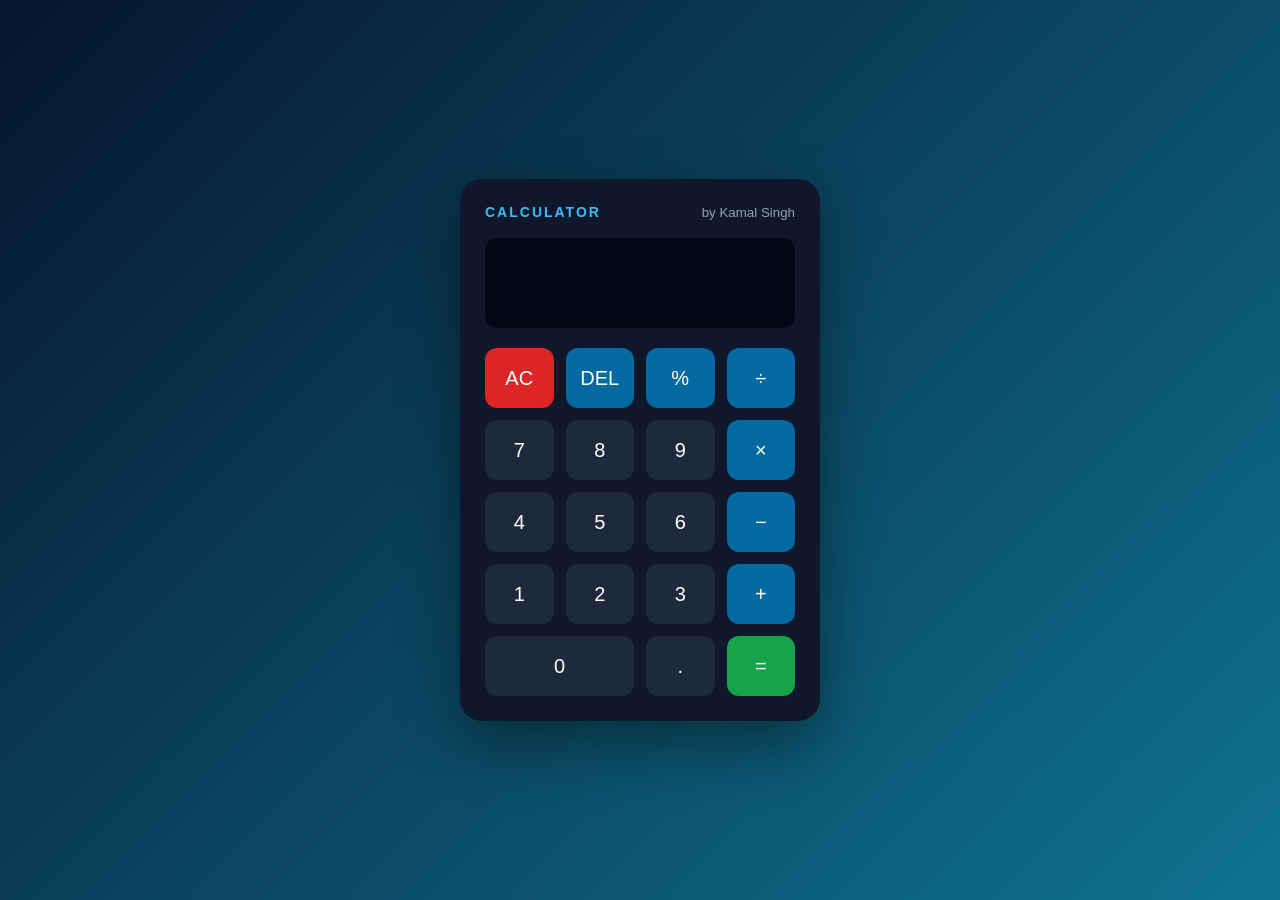
<file: Calculator/index.html>
<!DOCTYPE html>
<html lang="en">
<head>
    <meta charset="UTF-8">
    <meta name="viewport" content="width=device-width, initial-scale=1.0">
    <title>Modern Calculator | Kamal Singh</title>
    <link rel="stylesheet" href="style.css">
</head>
<body>

    <div class="calculator">
        <div class="calculator-header">
            <span>CALCULATOR</span>
            <small>by Kamal Singh</small>
        </div>

        <input type="text" id="display" readonly>

        <div class="buttons">
            <button class="clear" onclick="clearDisplay()">AC</button>
            <button class="operator" onclick="deleteLast()">DEL</button>
            <button class="operator" onclick="appendValue('%')">%</button>
            <button class="operator" onclick="appendValue('/')">÷</button>

            <button onclick="appendValue('7')">7</button>
            <button onclick="appendValue('8')">8</button>
            <button onclick="appendValue('9')">9</button>
            <button class="operator" onclick="appendValue('*')">×</button>

            <button onclick="appendValue('4')">4</button>
            <button onclick="appendValue('5')">5</button>
            <button onclick="appendValue('6')">6</button>
            <button class="operator" onclick="appendValue('-')">−</button>

            <button onclick="appendValue('1')">1</button>
            <button onclick="appendValue('2')">2</button>
            <button onclick="appendValue('3')">3</button>
            <button class="operator" onclick="appendValue('+')">+</button>

            <button class="zero" onclick="appendValue('0')">0</button>
            <button onclick="appendValue('.')">.</button>
            <button class="equal" onclick="calculateResult()">=</button>
        </div>
    </div>

    <script src="script.js"></script>
</body>
</html>
</file>
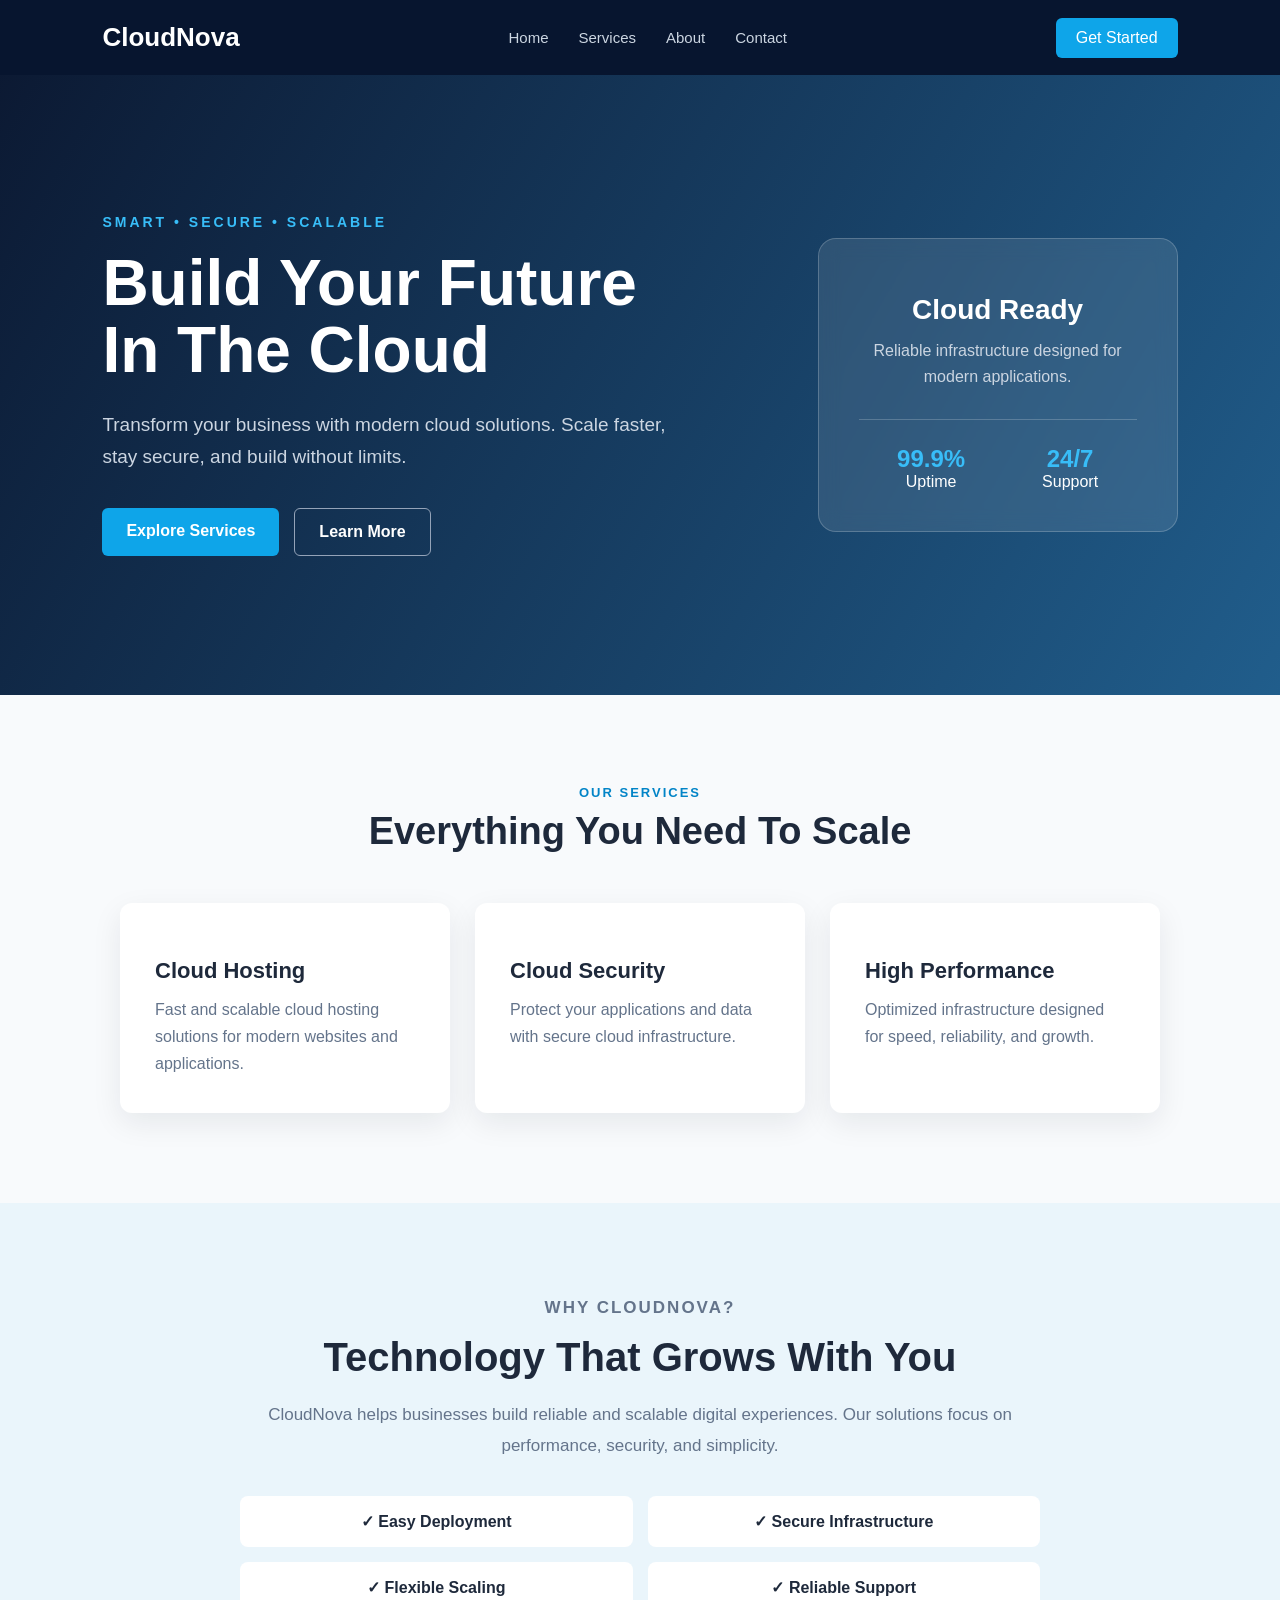
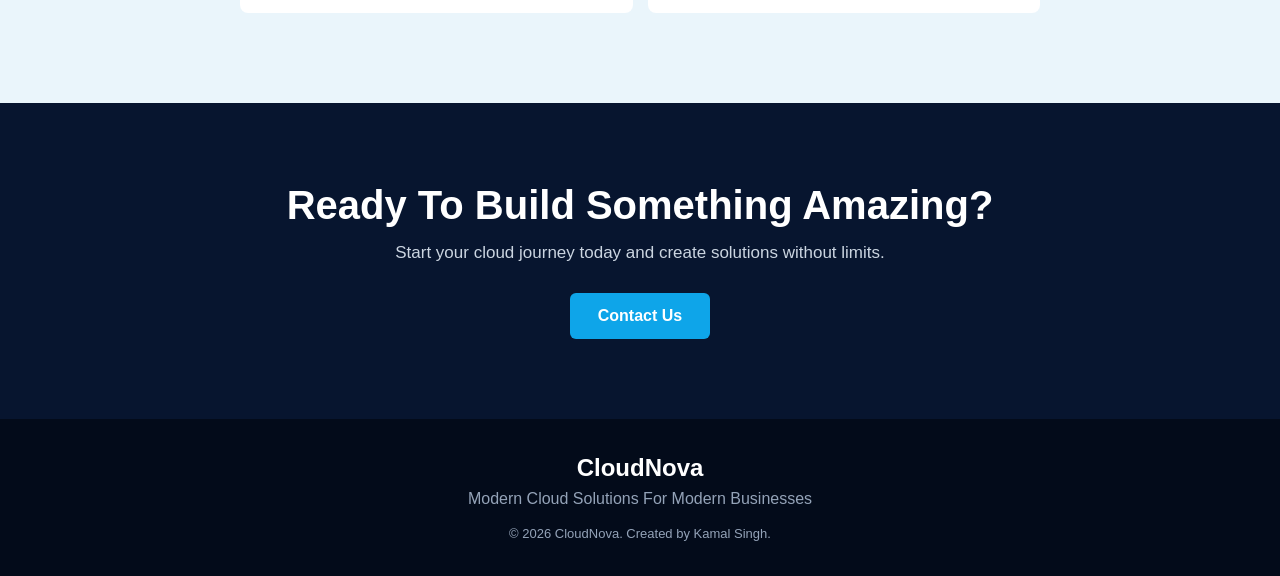
<file: LandingPage/index.html>
<!DOCTYPE html>
<html lang="en">
<head>
    <meta charset="UTF-8">
    <meta name="viewport" content="width=device-width, initial-scale=1.0">
    <title>CloudNova | Cloud Solutions</title>
    <link rel="stylesheet" href="style.css">
</head>
<body>

    <nav>
        <div class="logo">CloudNova</div>

        <ul class="nav-links">
            <li><a href="#home">Home</a></li>
            <li><a href="#services">Services</a></li>
            <li><a href="#about">About</a></li>
            <li><a href="#contact">Contact</a></li>
        </ul>

        <a href="#contact" class="nav-btn">Get Started</a>
    </nav>

    <header class="hero" id="home">
        <div class="hero-content">
            <p class="tagline">SMART • SECURE • SCALABLE</p>

            <h1>Build Your Future<br>In The Cloud</h1>

            <p class="hero-text">
                Transform your business with modern cloud solutions.
                Scale faster, stay secure, and build without limits.
            </p>

            <div class="hero-buttons">
                <a href="#services" class="primary-btn">Explore Services</a>
                <a href="#about" class="secondary-btn">Learn More</a>
            </div>
        </div>

        <div class="hero-card">
            <div class="cloud-icon"></div>
            <h2>Cloud Ready</h2>
            <p>Reliable infrastructure designed for modern applications.</p>

            <div class="stats">
                <div>
                    <h3>99.9%</h3>
                    <p>Uptime</p>
                </div>

                <div>
                    <h3>24/7</h3>
                    <p>Support</p>
                </div>
            </div>
        </div>
    </header>

    <section class="services" id="services">
        <div class="section-heading">
            <p>OUR SERVICES</p>
            <h2>Everything You Need To Scale</h2>
        </div>

        <div class="service-container">

            <div class="service-card">
                <div class="icon"></div>
                <h3>Cloud Hosting</h3>
                <p>
                    Fast and scalable cloud hosting solutions
                    for modern websites and applications.
                </p>
            </div>

            <div class="service-card">
                <div class="icon"></div>
                <h3>Cloud Security</h3>
                <p>
                    Protect your applications and data with
                    secure cloud infrastructure.
                </p>
            </div>

            <div class="service-card">
                <div class="icon"></div>
                <h3>High Performance</h3>
                <p>
                    Optimized infrastructure designed for
                    speed, reliability, and growth.
                </p>
            </div>

        </div>
    </section>

    <section class="about" id="about">
        <div class="about-content">
            <p class="small-heading">WHY CLOUDNOVA?</p>

            <h2>Technology That Grows With You</h2>

            <p>
                CloudNova helps businesses build reliable and scalable
                digital experiences. Our solutions focus on performance,
                security, and simplicity.
            </p>

            <div class="features">
                <span>✓ Easy Deployment</span>
                <span>✓ Secure Infrastructure</span>
                <span>✓ Flexible Scaling</span>
                <span>✓ Reliable Support</span>
            </div>
        </div>
    </section>

    <section class="cta" id="contact">
        <h2>Ready To Build Something Amazing?</h2>

        <p>
            Start your cloud journey today and create
            solutions without limits.
        </p>

        <a href="mailto:kamalsinghjy123@gmail.com" class="cta-btn">
            Contact Us
        </a>
    </section>

    <footer>
        <h3>CloudNova</h3>
        <p>Modern Cloud Solutions For Modern Businesses</p>
        <p class="copyright">
            © 2026 CloudNova. Created by Kamal Singh.
        </p>
    </footer>

</body>
</html>
</file>
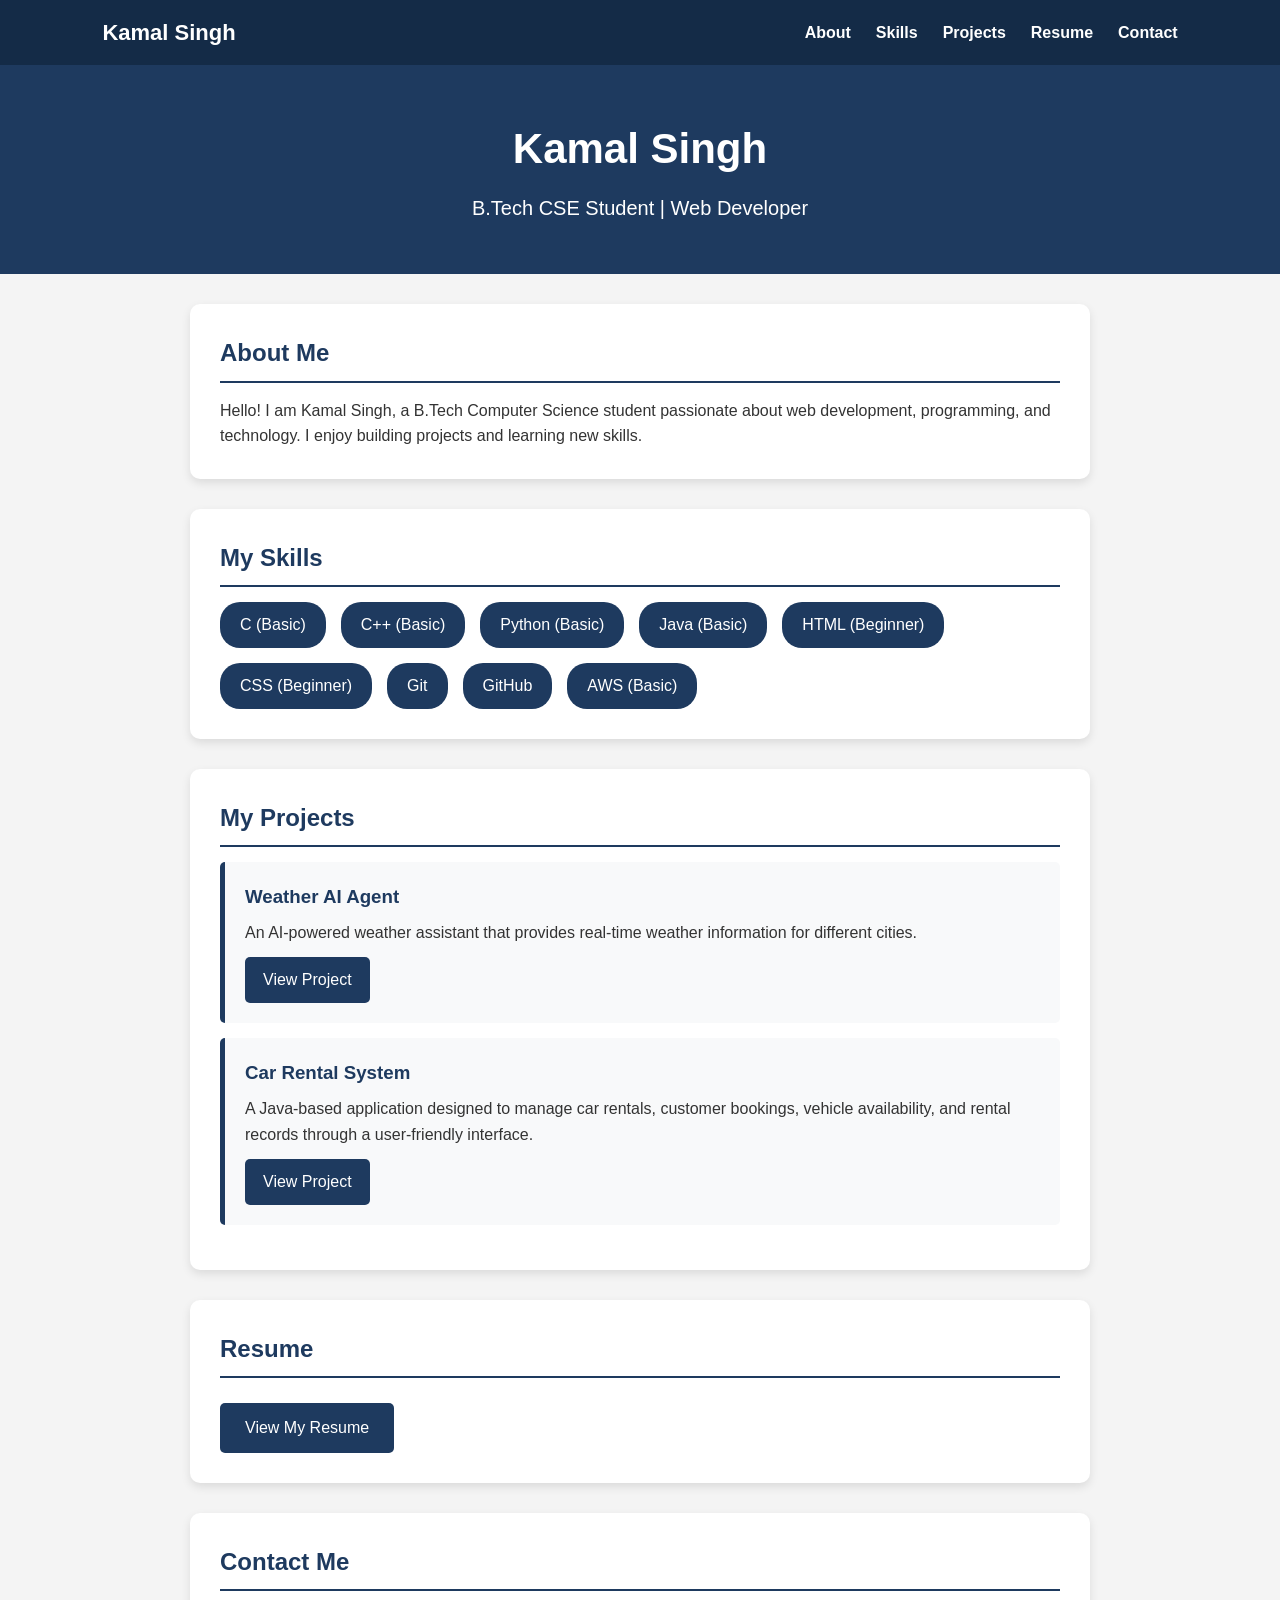
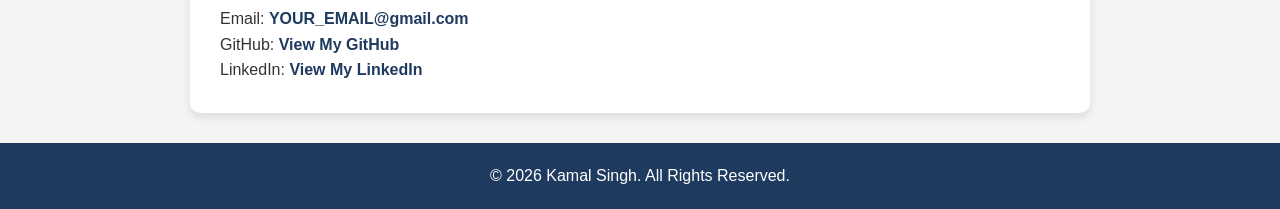
<file: Portfolio/index.html>
<!DOCTYPE html>
<html lang="en">
<head>
    <meta charset="UTF-8">
    <meta name="viewport" content="width=device-width, initial-scale=1.0">
    <title>Kamal Singh | Portfolio</title>
    <link rel="stylesheet" href="style.css">
</head>
<body>
    <nav>
    <div class="logo">Kamal Singh</div>
    <ul>
        <li><a href="#about">About</a></li>
        <li><a href="#skills">Skills</a></li>
        <li><a href="#projects">Projects</a></li>
        <li><a href="#resume">Resume</a></li>
        <li><a href="#contact">Contact</a></li>
    </ul>
</nav>

    <header>
        <h1>Kamal Singh</h1>
        <p>B.Tech CSE Student | Web Developer</p>
    </header>

    <section id="about">
        <h2>About Me</h2>
        <p>
            Hello! I am Kamal Singh, a B.Tech Computer Science student
            passionate about web development, programming, and technology.
            I enjoy building projects and learning new skills.
        </p>
    </section>

    <section id="skills">
    <h2>My Skills</h2>
    <ul>
        <li>C (Basic)</li>
        <li>C++ (Basic)</li>
        <li>Python (Basic)</li>
        <li>Java (Basic)</li>
        <li>HTML (Beginner)</li>
        <li>CSS (Beginner)</li>
        <li>Git</li>
        <li>GitHub</li>
        <li>AWS (Basic)</li>
    </ul>
</section>

    <section id="projects">
    <h2>My Projects</h2>

    <div class="project">
        <h3>Weather AI Agent</h3>
        <p>
            An AI-powered weather assistant that provides real-time
            weather information for different cities.
        </p>
        <a href="#" class="project-btn">View Project</a>
    </div>

    <div class="project">
        <h3>Car Rental System</h3>
        <p>
            A Java-based application designed to manage car rentals,
            customer bookings, vehicle availability, and rental records
            through a user-friendly interface.
        </p>
        <a href="#" class="project-btn">View Project</a>
    </div>
</section>

    <section id="resume">
    <h2>Resume</h2>
    <a href="resume.pdf" target="_blank">
        View My Resume
    </a>
</section>

    <section id="contact">
    <h2>Contact Me</h2>
    <p>
        Email:
        <a href="mailto:kamalsinghjy123@gmail.com">
            YOUR_EMAIL@gmail.com
        </a>
    </p>

    <p>
        GitHub:
        <a href="https://github.com/yo-tech11" target="_blank">
            View My GitHub
        </a>
    </p>

    <p>
        LinkedIn:
        <a href="https://www.linkedin.com/in/kamal-singh-5964a6365" target="_blank">
            View My LinkedIn
        </a>
    </p>
</section>

    <footer>
        <p>© 2026 Kamal Singh. All Rights Reserved.</p>
    </footer>

</body>
</html>
</file>
<file: Calculator/style.css>
* {
    margin: 0;
    padding: 0;
    box-sizing: border-box;
}

body {
    min-height: 100vh;
    display: flex;
    justify-content: center;
    align-items: center;
    font-family: Arial, sans-serif;
    background: linear-gradient(135deg, #07152f, #0e7490);
}

.calculator {
    width: 360px;
    background: #0f172a;
    padding: 25px;
    border-radius: 22px;
    box-shadow: 0 25px 60px rgba(0, 0, 0, 0.4);
}

.calculator-header {
    display: flex;
    justify-content: space-between;
    align-items: center;
    color: white;
    margin-bottom: 18px;
}

.calculator-header span {
    font-size: 14px;
    font-weight: bold;
    letter-spacing: 2px;
    color: #38bdf8;
}

.calculator-header small {
    color: #94a3b8;
}

#display {
    width: 100%;
    height: 90px;
    border: none;
    outline: none;
    border-radius: 12px;
    margin-bottom: 20px;
    padding: 15px;
    background: #020617;
    color: white;
    text-align: right;
    font-size: 32px;
}

.buttons {
    display: grid;
    grid-template-columns: repeat(4, 1fr);
    gap: 12px;
}

button {
    height: 60px;
    border: none;
    border-radius: 12px;
    background: #1e293b;
    color: white;
    font-size: 20px;
    cursor: pointer;
    transition: 0.2s;
}

button:hover {
    background: #334155;
    transform: translateY(-2px);
}

button:active {
    transform: scale(0.95);
}

.operator {
    background: #0369a1;
}

.operator:hover {
    background: #0284c7;
}

.clear {
    background: #dc2626;
}

.clear:hover {
    background: #ef4444;
}

.equal {
    background: #16a34a;
}

.equal:hover {
    background: #22c55e;
}

.zero {
    grid-column: span 2;
}

@media (max-width: 450px) {
    .calculator {
        width: 92%;
    }

    button {
        height: 55px;
    }
}
</file>
<file: LandingPage/style.css>
* {
    margin: 0;
    padding: 0;
    box-sizing: border-box;
}

html {
    scroll-behavior: smooth;
}

body {
    font-family: Arial, sans-serif;
    background: #f8fafc;
    color: #1e293b;
}

/* NAVBAR */

nav {
    height: 75px;
    display: flex;
    align-items: center;
    justify-content: space-between;
    padding: 0 8%;
    background: #07152f;
    position: sticky;
    top: 0;
    z-index: 1000;
}

.logo {
    color: white;
    font-size: 26px;
    font-weight: bold;
}

.nav-links {
    display: flex;
    list-style: none;
    gap: 30px;
}

.nav-links a {
    color: #cbd5e1;
    text-decoration: none;
    font-size: 15px;
    transition: 0.3s;
}

.nav-links a:hover {
    color: #38bdf8;
}

.nav-btn {
    text-decoration: none;
    background: #0ea5e9;
    color: white;
    padding: 11px 20px;
    border-radius: 6px;
}

/* HERO */

.hero {
    min-height: 620px;
    padding: 80px 8%;
    display: flex;
    align-items: center;
    justify-content: space-between;
    gap: 60px;
    background:
        linear-gradient(
            120deg,
            rgba(7, 21, 47, 0.98),
            rgba(14, 80, 130, 0.92)
        );
    color: white;
}

.hero-content {
    max-width: 650px;
}

.tagline {
    color: #38bdf8;
    font-size: 14px;
    font-weight: bold;
    letter-spacing: 3px;
    margin-bottom: 20px;
}

.hero h1 {
    font-size: 64px;
    line-height: 1.05;
    margin-bottom: 25px;
}

.hero-text {
    color: #cbd5e1;
    font-size: 19px;
    line-height: 1.7;
    max-width: 600px;
}

.hero-buttons {
    display: flex;
    gap: 15px;
    margin-top: 35px;
}

.primary-btn,
.secondary-btn {
    display: inline-block;
    padding: 14px 24px;
    border-radius: 6px;
    text-decoration: none;
    font-weight: bold;
}

.primary-btn {
    background: #0ea5e9;
    color: white;
}

.secondary-btn {
    border: 1px solid #94a3b8;
    color: white;
}

/* HERO CARD */

.hero-card {
    width: 360px;
    background: rgba(255, 255, 255, 0.1);
    border: 1px solid rgba(255, 255, 255, 0.2);
    backdrop-filter: blur(10px);
    padding: 40px;
    border-radius: 18px;
    text-align: center;
}

.cloud-icon {
    font-size: 75px;
    margin-bottom: 15px;
}

.hero-card h2 {
    font-size: 28px;
    margin-bottom: 12px;
}

.hero-card > p {
    color: #cbd5e1;
    line-height: 1.6;
}

.stats {
    display: flex;
    justify-content: space-around;
    margin-top: 30px;
    border-top: 1px solid rgba(255,255,255,0.2);
    padding-top: 25px;
}

.stats h3 {
    color: #38bdf8;
    font-size: 24px;
}

/* SERVICES */

.services {
    padding: 90px 8%;
}

.section-heading {
    text-align: center;
    margin-bottom: 50px;
}

.section-heading p,
.small-heading {
    color: #0284c7;
    font-weight: bold;
    letter-spacing: 2px;
    font-size: 13px;
}

.section-heading h2 {
    font-size: 38px;
    margin-top: 10px;
}

.service-container {
    display: flex;
    justify-content: center;
    gap: 25px;
}

.service-card {
    width: 330px;
    background: white;
    padding: 35px;
    border-radius: 12px;
    box-shadow: 0 10px 30px rgba(15, 23, 42, 0.08);
    transition: 0.3s;
}

.service-card:hover {
    transform: translateY(-8px);
}

.icon {
    font-size: 38px;
    margin-bottom: 20px;
}

.service-card h3 {
    font-size: 22px;
    margin-bottom: 12px;
}

.service-card p {
    color: #64748b;
    line-height: 1.7;
}

/* ABOUT */

.about {
    background: #eaf5fb;
    padding: 90px 8%;
}

.about-content {
    max-width: 800px;
    margin: auto;
    text-align: center;
}

.about h2 {
    font-size: 40px;
    margin: 12px 0 20px;
}

.about-content > p {
    color: #64748b;
    line-height: 1.8;
    font-size: 17px;
}

.features {
    margin-top: 35px;
    display: grid;
    grid-template-columns: repeat(2, 1fr);
    gap: 15px;
}

.features span {
    background: white;
    padding: 16px;
    border-radius: 8px;
    font-weight: bold;
}

/* CTA */

.cta {
    background: #07152f;
    color: white;
    text-align: center;
    padding: 80px 20px;
}

.cta h2 {
    font-size: 40px;
    margin-bottom: 15px;
}

.cta p {
    color: #cbd5e1;
    margin-bottom: 30px;
    font-size: 17px;
}

.cta-btn {
    display: inline-block;
    background: #0ea5e9;
    color: white;
    text-decoration: none;
    padding: 14px 28px;
    border-radius: 6px;
    font-weight: bold;
}

/* FOOTER */

footer {
    background: #030b1a;
    color: white;
    text-align: center;
    padding: 35px 20px;
}

footer h3 {
    font-size: 24px;
    margin-bottom: 8px;
}

footer p {
    color: #94a3b8;
}

.copyright {
    margin-top: 18px;
    font-size: 13px;
}

/* MOBILE */

@media (max-width: 800px) {

    nav {
        padding: 0 5%;
    }

    .nav-links {
        display: none;
    }

    .hero {
        flex-direction: column;
        text-align: center;
        padding: 70px 5%;
    }

    .hero h1 {
        font-size: 44px;
    }

    .hero-buttons {
        justify-content: center;
        flex-wrap: wrap;
    }

    .hero-card {
        width: 100%;
        max-width: 380px;
    }

    .service-container {
        flex-direction: column;
        align-items: center;
    }

    .service-card {
        width: 100%;
        max-width: 400px;
    }

    .features {
        grid-template-columns: 1fr;
    }

    .about h2,
    .cta h2 {
        font-size: 32px;
    }
}
</file>
<file: Portfolio/style.css>
* {
    margin: 0;
    padding: 0;
    box-sizing: border-box;
}

body {
    font-family: Arial, sans-serif;
    background: #f4f4f4;
    color: #333;
    line-height: 1.6;
}

header {
    background: #1e3a5f;
    color: white;
    text-align: center;
    padding: 50px 20px;
}

header h1 {
    font-size: 42px;
    margin-bottom: 10px;
}

header p {
    font-size: 20px;
}

section {
    max-width: 900px;
    margin: 30px auto;
    padding: 30px;
    background: white;
    border-radius: 10px;
    box-shadow: 0 4px 10px rgba(0, 0, 0, 0.1);
}

section h2 {
    color: #1e3a5f;
    margin-bottom: 15px;
    border-bottom: 2px solid #1e3a5f;
    padding-bottom: 8px;
}

#skills ul {
    display: flex;
    flex-wrap: wrap;
    gap: 15px;
    list-style: none;
}

#skills li {
    background: #1e3a5f;
    color: white;
    padding: 10px 20px;
    border-radius: 20px;
}

.project {
    background: #f8f9fa;
    margin: 15px 0;
    padding: 20px;
    border-left: 5px solid #1e3a5f;
    border-radius: 5px;
}

.project h3 {
    color: #1e3a5f;
    margin-bottom: 8px;
}

#resume a {
    display: inline-block;
    background: #1e3a5f;
    color: white;
    padding: 12px 25px;
    text-decoration: none;
    border-radius: 5px;
    margin-top: 10px;
}

#resume a:hover {
    background: #2c5282;
}

footer {
    background: #1e3a5f;
    color: white;
    text-align: center;
    padding: 20px;
    margin-top: 30px;
}

@media (max-width: 600px) {
    header h1 {
        font-size: 32px;
    }

    section {
        margin: 15px;
        padding: 20px;
    }

    #skills ul {
        flex-direction: column;
    }
}
nav {
    background: #142b47;
    color: white;
    display: flex;
    justify-content: space-between;
    align-items: center;
    padding: 15px 8%;
    position: sticky;
    top: 0;
    z-index: 1000;
}

.logo {
    font-size: 22px;
    font-weight: bold;
}

nav ul {
    display: flex;
    list-style: none;
    gap: 25px;
}

nav a {
    color: white;
    text-decoration: none;
    font-weight: bold;
}

nav a:hover {
    color: #66b2ff;
}
.project-btn {
    display: inline-block;
    margin-top: 12px;
    padding: 10px 18px;
    background: #1e3a5f;
    color: white;
    text-decoration: none;
    border-radius: 5px;
    transition: 0.3s;
}

.project-btn:hover {
    background: #2c5282;
    transform: translateY(-2px);
}
html {
    scroll-behavior: smooth;
}

#contact a {
    color: #1e3a5f;
    text-decoration: none;
    font-weight: bold;
}

#contact a:hover {
    text-decoration: underline;
}

@media (max-width: 600px) {
    nav {
        flex-direction: column;
        gap: 10px;
    }

    nav ul {
        gap: 12px;
        flex-wrap: wrap;
        justify-content: center;
    }

    nav a {
        font-size: 14px;
    }
}
</file>
